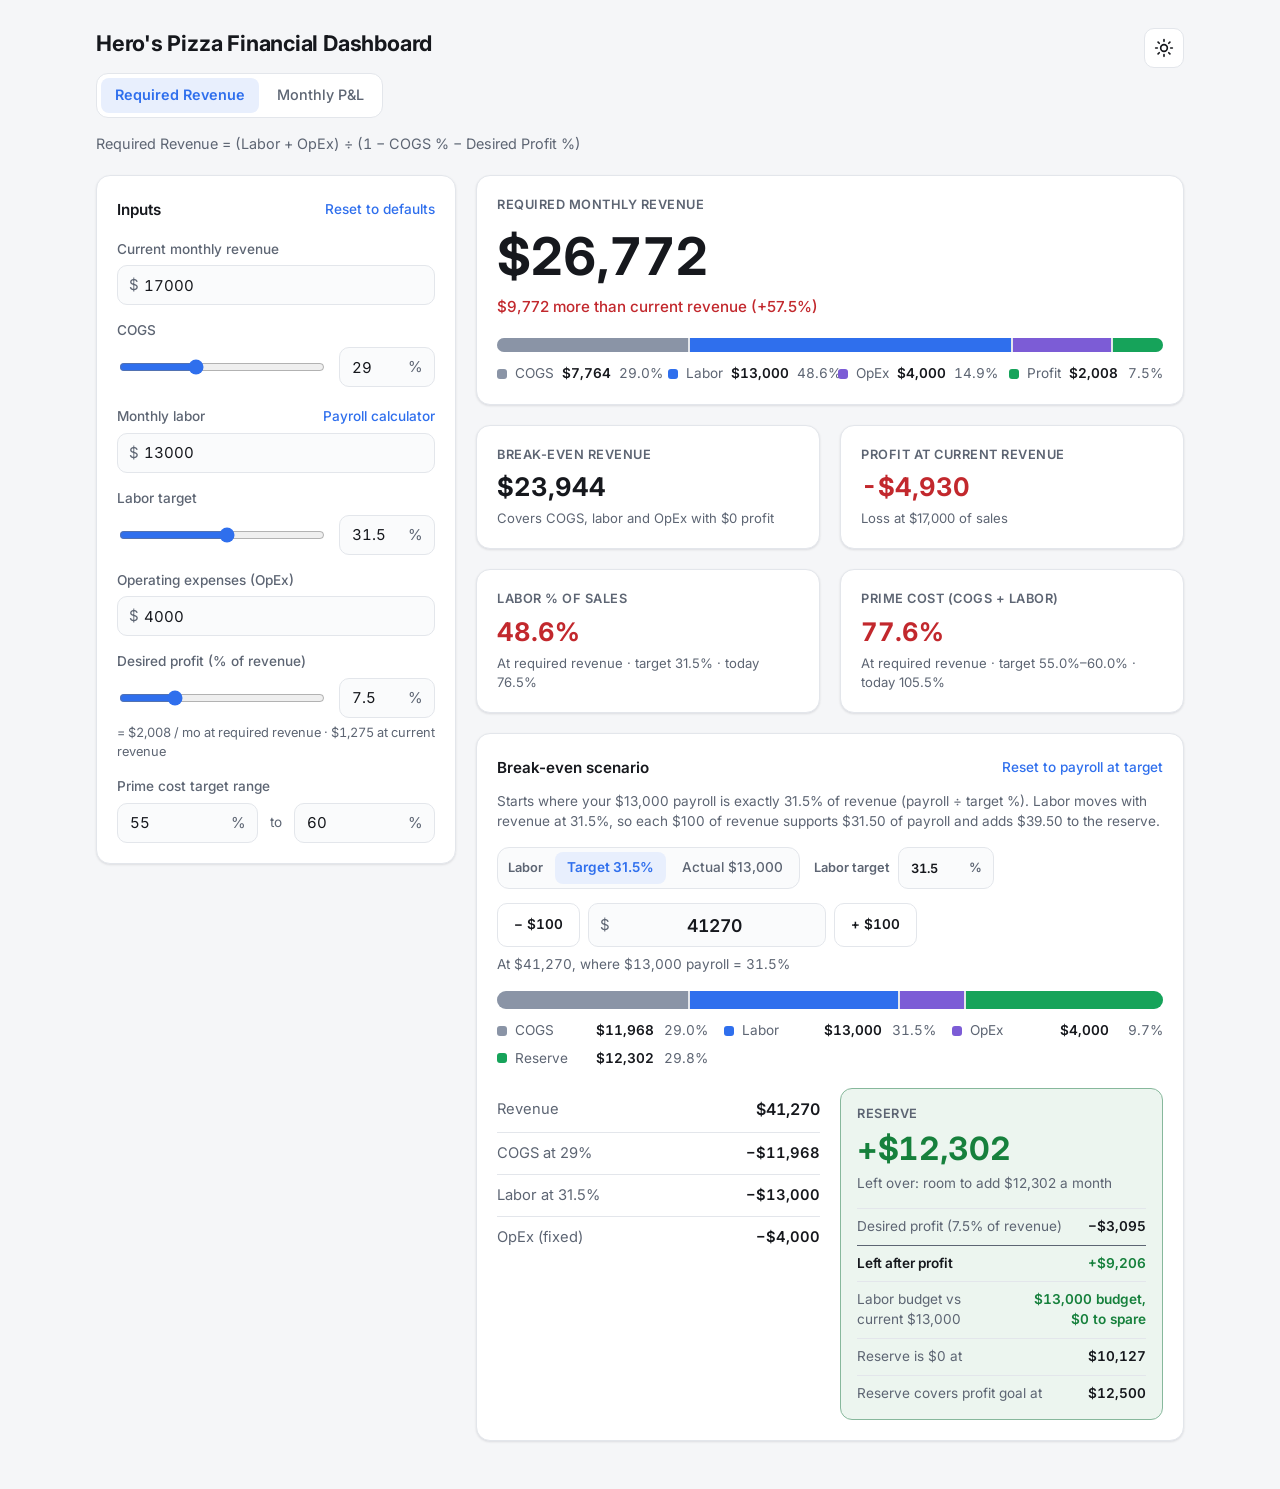
<file: index.html>
<!DOCTYPE html>
<html lang="en">
<head>
  <meta charset="UTF-8" />
  <meta name="viewport" content="width=device-width, initial-scale=1.0" />
  <meta name="description" content="Work out the monthly revenue needed to cover labor, operating expenses, COGS and a profit goal." />
  <title>Hero's Pizza Dashboard</title>
  <link rel="preconnect" href="https://fonts.googleapis.com" />
  <link rel="preconnect" href="https://fonts.gstatic.com" crossorigin />
  <link href="https://fonts.googleapis.com/css2?family=Inter:wght@400;500;600;700&display=swap" rel="stylesheet" />
  <link rel="stylesheet" href="style.css" />
</head>
<body>
  <header class="topbar">
    <div class="brand">
      <h1>Hero's Pizza Financial Dashboard</h1>
      <nav class="tabs" aria-label="Dashboard sections">
        <a href="#revenue" class="tab" data-view="revenue">Required Revenue</a>
        <a href="#pnl" class="tab" data-view="pnl">Monthly P&amp;L</a>
      </nav>
    </div>
    <button class="icon-btn" id="theme-toggle" aria-label="Toggle light/dark theme" title="Toggle theme">
      <svg class="sun" viewBox="0 0 24 24" aria-hidden="true"><circle cx="12" cy="12" r="4" /><path d="M12 2v2M12 20v2M4.9 4.9l1.4 1.4M17.7 17.7l1.4 1.4M2 12h2M20 12h2M4.9 19.1l1.4-1.4M17.7 6.3l1.4-1.4" /></svg>
      <svg class="moon" viewBox="0 0 24 24" aria-hidden="true"><path d="M21 12.8A9 9 0 1 1 11.2 3a7 7 0 0 0 9.8 9.8z" /></svg>
    </button>
  </header>

  <main class="layout view" id="view-revenue" data-view="revenue">
    <p class="formula">Required Revenue = (Labor + OpEx) ÷ (1 − COGS % − Desired Profit %)</p>

    <!-- Inputs -->
    <form class="panel inputs" id="inputs" autocomplete="off" novalidate>
      <div class="panel-head">
        <h2>Inputs</h2>
        <button type="button" class="text-btn" id="reset">Reset to defaults</button>
      </div>

      <div class="field">
        <label for="currentRevenue">Current monthly revenue</label>
        <div class="input-wrap money"><input type="number" id="currentRevenue" name="currentRevenue" min="0" step="100" inputmode="decimal" /></div>
      </div>

      <div class="field">
        <label for="cogsPct">COGS</label>
        <div class="input-row">
          <input type="range" data-for="cogsPct" min="0" max="80" step="0.5" aria-label="COGS slider" />
          <div class="input-wrap pct"><input type="number" id="cogsPct" name="cogsPct" min="0" max="99.9" step="0.5" inputmode="decimal" /></div>
        </div>
      </div>

      <div class="field">
        <div class="label-row">
          <label for="labor">Monthly labor</label>
          <button type="button" class="text-btn" data-payroll="calculator">Payroll calculator</button>
        </div>
        <div class="input-wrap money"><input type="number" id="labor" name="labor" min="0" step="100" inputmode="decimal" /></div>
      </div>

      <div class="field">
        <label for="laborTargetPct">Labor target</label>
        <div class="input-row">
          <input type="range" data-for="laborTargetPct" min="0" max="60" step="0.5" aria-label="Labor target slider" />
          <div class="input-wrap pct"><input type="number" id="laborTargetPct" name="laborTargetPct" min="0" max="100" step="0.5" inputmode="decimal" /></div>
        </div>
      </div>

      <div class="field">
        <label for="opex">Operating expenses (OpEx)</label>
        <div class="input-wrap money"><input type="number" id="opex" name="opex" min="0" step="100" inputmode="decimal" /></div>
      </div>

      <div class="field">
        <label for="desiredProfitPct">Desired profit (% of revenue)</label>
        <div class="input-row">
          <input type="range" data-for="desiredProfitPct" min="0" max="30" step="0.5" aria-label="Desired profit slider" />
          <div class="input-wrap pct"><input type="number" id="desiredProfitPct" name="desiredProfitPct" min="0" max="99" step="0.5" inputmode="decimal" /></div>
        </div>
        <p class="hint" id="profitDollars"></p>
      </div>

      <div class="field">
        <label for="primeLowPct">Prime cost target range</label>
        <div class="input-row pair">
          <div class="input-wrap pct"><input type="number" id="primeLowPct" name="primeLowPct" min="0" max="100" step="0.5" inputmode="decimal" aria-label="Prime cost target low" /></div>
          <span class="dash">to</span>
          <div class="input-wrap pct"><input type="number" id="primeHighPct" name="primeHighPct" min="0" max="100" step="0.5" inputmode="decimal" aria-label="Prime cost target high" /></div>
        </div>
      </div>

      <p class="errors" id="errors" role="alert" hidden></p>
    </form>

    <!-- Results -->
    <section class="results" aria-live="polite">
      <div class="panel hero">
        <p class="eyebrow">Required monthly revenue</p>
        <p class="big" id="requiredRevenue">—</p>
        <p class="sub" id="gapLine">—</p>
        <div class="bar" id="bar" role="img" aria-label="Breakdown of required revenue"></div>
        <ul class="legend" id="legend"></ul>
      </div>

      <div class="grid">
        <div class="panel stat">
          <p class="label">Break-even revenue</p>
          <p class="value" id="breakEvenRevenue">—</p>
          <p class="note">Covers COGS, labor and OpEx with $0 profit</p>
        </div>
        <div class="panel stat">
          <p class="label">Profit at current revenue</p>
          <p class="value" id="currentProfit">—</p>
          <p class="note" id="currentProfitNote">—</p>
        </div>
        <div class="panel stat">
          <p class="label">Labor % of sales</p>
          <p class="value" id="laborPctRequired">—</p>
          <p class="note" id="laborNote">—</p>
        </div>
        <div class="panel stat">
          <p class="label">Prime cost (COGS + labor)</p>
          <p class="value" id="primePctRequired">—</p>
          <p class="note" id="primeNote">—</p>
        </div>
      </div>

      <div class="panel scenario" aria-labelledby="sc-title">
        <div class="panel-head">
          <h2 id="sc-title">Break-even scenario</h2>
          <button type="button" class="text-btn" id="sc-reset">Reset to break-even</button>
        </div>
        <p class="sc-intro" id="sc-intro">Move revenue up or down from break-even. COGS stays at its set percentage and OpEx stays fixed, so the reserve shows what you can add or need to cut.</p>

        <div class="segmented" role="radiogroup" aria-label="Labor in this scenario">
          <span class="segmented-label">Labor</span>
          <button type="button" role="radio" class="seg-opt" data-labor-mode="target" id="sc-mode-target">Target %</button>
          <button type="button" role="radio" class="seg-opt" data-labor-mode="actual" id="sc-mode-actual">Actual $</button>
        </div>
        <label class="sc-target" id="sc-target-field">
          <span>Labor target</span>
          <span class="input-wrap pct"><input type="number" id="sc-target-pct" min="1" max="99" step="0.5" inputmode="decimal" /></span>
        </label>

        <div class="stepper">
          <button type="button" class="btn step" data-step="-100" aria-label="Decrease revenue by $100">− $100</button>
          <div class="input-wrap money"><input type="number" id="sc-revenue" min="0" step="100" inputmode="decimal" aria-label="Scenario revenue" /></div>
          <button type="button" class="btn step" data-step="100" aria-label="Increase revenue by $100">+ $100</button>
        </div>
        <p class="sc-offset" id="sc-offset"></p>

        <div class="sc-bar-wrap">
          <div class="bar sc-bar" id="sc-bar" role="img" aria-label="Scenario revenue split"></div>
          <span class="sc-marker" id="sc-marker" hidden><span>Revenue</span></span>
        </div>
        <ul class="legend sc-legend" id="sc-legend"></ul>

        <div class="sc-grid">
          <table class="paths sc-table">
            <tbody>
              <tr><th scope="row">Revenue</th><td id="sc-rev">—</td></tr>
              <tr><th scope="row" id="sc-cogs-label">COGS</th><td id="sc-cogs">—</td></tr>
              <tr><th scope="row" id="sc-labor-label">Labor</th><td id="sc-labor">—</td></tr>
              <tr><th scope="row">OpEx (fixed)</th><td id="sc-opex">—</td></tr>
            </tbody>
          </table>

          <div class="reserve" id="sc-reserve-box">
            <p class="eyebrow">Reserve</p>
            <p class="reserve-value" id="sc-reserve">—</p>
            <p class="note" id="sc-reserve-note">—</p>
            <dl class="reserve-details">
              <div><dt id="sc-profit-label">Desired profit</dt><dd id="sc-profit">—</dd></div>
              <div class="after-row"><dt>Left after profit</dt><dd id="sc-after">—</dd></div>
              <div><dt id="sc-labor-vs-label">Labor budget vs current labor</dt><dd id="sc-labor-vs">—</dd></div>
              <div><dt>Reserve is $0 at</dt><dd id="sc-zero">—</dd></div>
              <div><dt>Reserve covers profit goal at</dt><dd id="sc-goal">—</dd></div>
            </dl>
          </div>
        </div>
      </div>
    </section>
  </main>

  <!-- ================= Monthly P&L ================= -->
  <main class="layout view" id="view-pnl" data-view="pnl" hidden>
    <div class="pnl-toolbar">
      <div class="month-picker">
        <button type="button" class="icon-btn" id="pnl-prev" aria-label="Previous month">
          <svg viewBox="0 0 24 24" aria-hidden="true"><path d="M15 18l-6-6 6-6" /></svg>
        </button>
        <input type="month" id="pnl-month" aria-label="Month" />
        <button type="button" class="icon-btn" id="pnl-next" aria-label="Next month">
          <svg viewBox="0 0 24 24" aria-hidden="true"><path d="M9 18l6-6-6-6" /></svg>
        </button>
      </div>
      <div class="toolbar-actions">
        <button type="button" class="btn" id="pnl-copy-prev">Copy previous month</button>
        <button type="button" class="btn" id="pnl-to-calc">Send to calculator</button>
        <button type="button" class="btn" id="pnl-export">Export CSV</button>
        <button type="button" class="btn danger" id="pnl-delete">Delete month</button>
      </div>
    </div>

    <section class="panel statement-panel" aria-label="Profit and loss statement">
      <div class="panel-head">
        <h2 id="pnl-title">P&amp;L</h2>
        <span class="status" id="pnl-status"></span>
      </div>
      <table class="statement" id="statement">
        <thead>
          <tr><th scope="col">Line item</th><th scope="col" class="num">Amount</th><th scope="col" class="num">% of sales</th><th scope="col"><span class="sr-only">Remove</span></th></tr>
        </thead>
        <tbody id="statement-body"></tbody>
      </table>
    </section>

    <section class="results pnl-side" aria-live="polite">
      <div class="panel hero">
        <p class="eyebrow">Net profit</p>
        <p class="big" id="pnl-net">—</p>
        <p class="sub" id="pnl-net-line">—</p>
      </div>

      <div class="panel">
        <h2>Compared with targets</h2>
        <table class="paths checks">
          <tbody>
            <tr><th scope="row">Sales vs required revenue</th><td id="chk-sales">—</td></tr>
            <tr><th scope="row">COGS %</th><td id="chk-cogs">—</td></tr>
            <tr><th scope="row">Labor %</th><td id="chk-labor">—</td></tr>
            <tr><th scope="row">Prime cost %</th><td id="chk-prime">—</td></tr>
            <tr><th scope="row">Net profit vs goal</th><td id="chk-profit">—</td></tr>
          </tbody>
        </table>
        <p class="footnote">Targets come from the Required Revenue tab.</p>
      </div>

      <div class="panel">
        <div class="panel-head">
          <h2>Saved months</h2>
          <div class="inline-actions">
            <button type="button" class="text-btn" id="pnl-backup">Back up</button>
            <label class="text-btn file-btn">Restore<input type="file" id="pnl-restore" accept="application/json,.json" hidden /></label>
          </div>
        </div>
        <table class="history-table">
          <thead><tr><th scope="col">Month</th><th scope="col" class="num">Sales</th><th scope="col" class="num">Prime</th><th scope="col" class="num">Net</th></tr></thead>
          <tbody id="pnl-history"></tbody>
        </table>
        <p class="footnote" id="pnl-history-empty">No months saved yet.</p>
        <p class="footnote">Saved in this browser only. Use Back up to keep a copy or move it to another device.</p>
      </div>
    </section>
  </main>

  <!-- ================= Payroll calculator ================= -->
  <dialog class="payroll" id="payroll" aria-labelledby="payroll-title">
    <form method="dialog" id="payroll-form" autocomplete="off">
      <div class="dialog-head">
        <h2 id="payroll-title">Payroll calculator</h2>
        <button type="submit" value="cancel" class="icon-btn" aria-label="Close">
          <svg viewBox="0 0 24 24" aria-hidden="true"><path d="M18 6L6 18M6 6l12 12" /></svg>
        </button>
      </div>

      <section class="payroll-group">
        <div class="group-head">
          <h3>Salaried <span class="count" id="salaried-count"></span></h3>
          <span class="group-total" id="salaried-total"></span>
        </div>
        <table class="payroll-table">
          <thead><tr><th scope="col">Name</th><th scope="col">Annual salary</th><th scope="col" class="num">Monthly</th><th scope="col"><span class="sr-only">Remove</span></th></tr></thead>
          <tbody id="salaried-rows"></tbody>
        </table>
        <button type="button" class="text-btn" data-payroll-add="salaried">+ Add salaried employee</button>
      </section>

      <section class="payroll-group">
        <div class="group-head">
          <h3>Hourly <span class="count" id="hourly-count"></span></h3>
          <span class="group-total" id="hourly-total"></span>
        </div>
        <table class="payroll-table">
          <thead><tr><th scope="col">Name</th><th scope="col">Hourly rate</th><th scope="col">Hours / week</th><th scope="col" class="num">Monthly</th><th scope="col"><span class="sr-only">Remove</span></th></tr></thead>
          <tbody id="hourly-rows"></tbody>
        </table>
        <button type="button" class="text-btn" data-payroll-add="hourly">+ Add hourly employee</button>
        <p class="footnote">Monthly = rate × hours per week × 52 ÷ 12 (about 4.33 weeks).</p>
      </section>

      <div class="payroll-burden">
        <label for="burdenPct">Payroll taxes &amp; benefits</label>
        <div class="input-wrap pct"><input type="number" id="burdenPct" min="0" max="100" step="0.5" inputmode="decimal" placeholder="0" /></div>
        <span class="group-total" id="burden-total"></span>
      </div>

      <div class="payroll-summary">
        <span>Total monthly labor</span>
        <strong id="payroll-total">$0</strong>
      </div>

      <div class="dialog-actions">
        <button type="submit" value="cancel" class="btn">Cancel</button>
        <button type="submit" value="apply" class="btn primary" id="payroll-apply">Apply</button>
      </div>
    </form>
  </dialog>

  <script src="revenue.js"></script>
  <script src="pnl.js"></script>
  <script src="payroll.js"></script>
  <script src="app.js"></script>
  <script src="pnl-app.js"></script>
  <script src="payroll-app.js"></script>
</body>
</html>
</file>
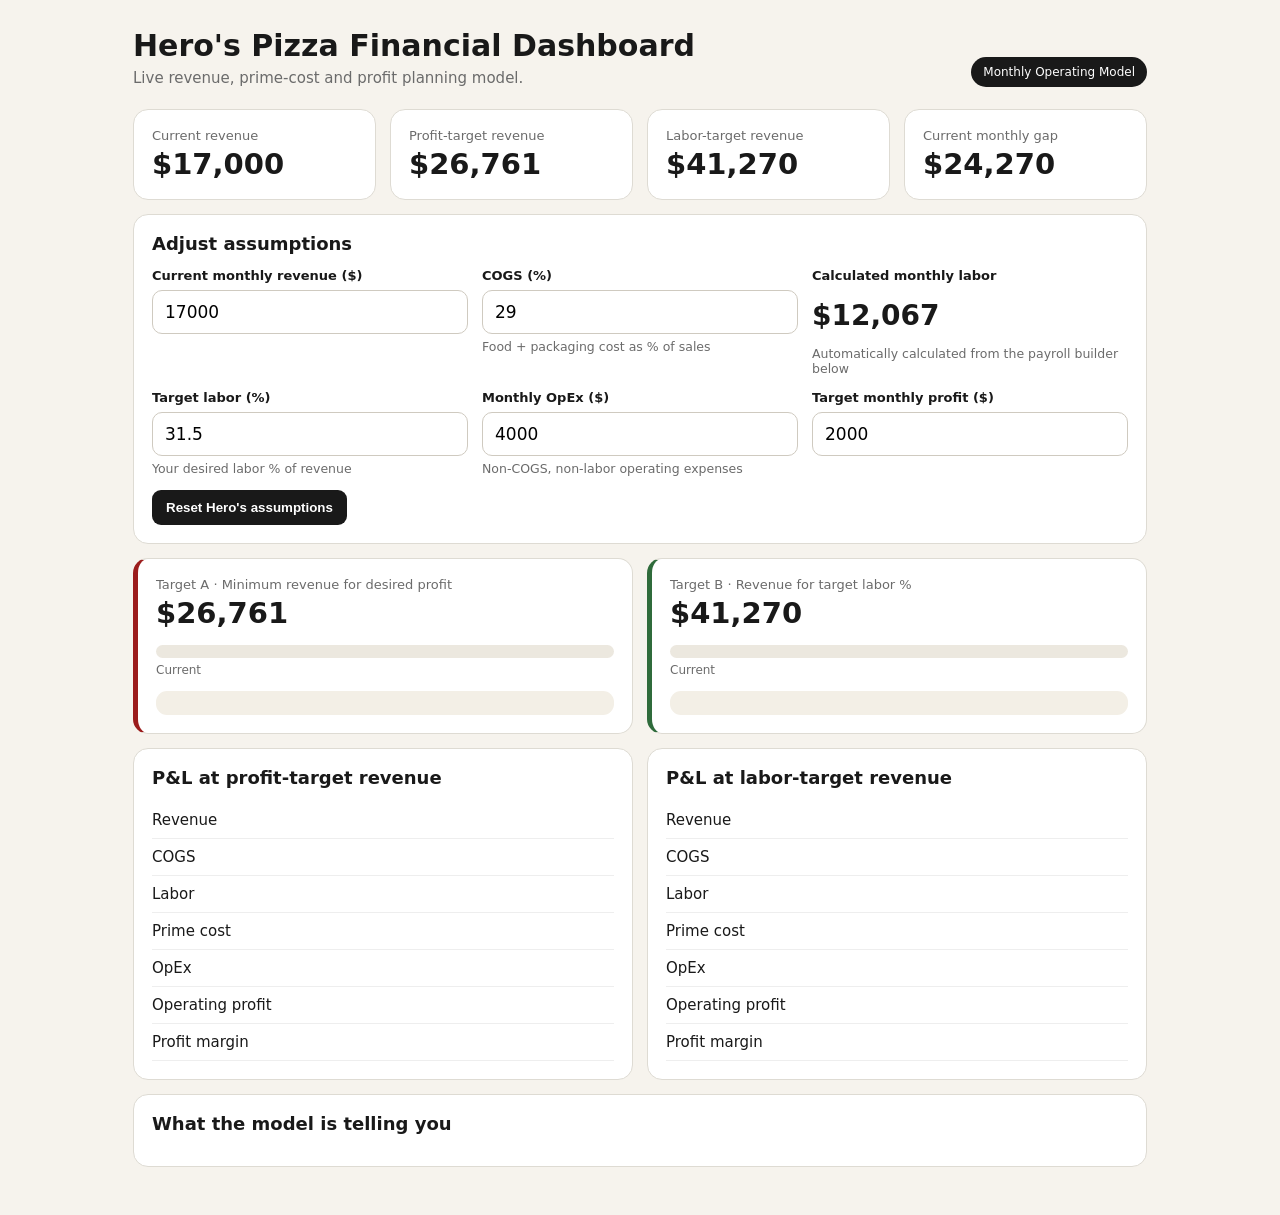
<file: index.html.html>
<!doctype html>
<html lang="en">
<head>
<meta charset="utf-8"><meta name="viewport" content="width=device-width,initial-scale=1">
<title>Hero's Pizza Financial Dashboard</title>
<style>
:root{--bg:#f6f3ed;--card:#fff;--ink:#191919;--muted:#6b6b6b;--line:#dedbd3;--accent:#9b1c1c;--good:#2f6b3b;--warn:#a86412}*{box-sizing:border-box}body{margin:0;background:var(--bg);color:var(--ink);font:15px system-ui,-apple-system,Segoe UI,Roboto,Arial,sans-serif}.wrap{max-width:1050px;margin:auto;padding:28px 18px 48px}header{display:flex;justify-content:space-between;gap:20px;align-items:end;margin-bottom:22px}h1{margin:0;font-size:30px}header p{margin:6px 0 0;color:var(--muted)}.badge{background:var(--ink);color:#fff;padding:8px 12px;border-radius:999px;font-size:12px;white-space:nowrap}.grid{display:grid;gap:14px}.metrics{grid-template-columns:repeat(4,1fr)}.two{grid-template-columns:1fr 1fr}.card{background:var(--card);border:1px solid var(--line);border-radius:15px;padding:18px}.label{color:var(--muted);font-size:13px}.big{font-size:29px;font-weight:750;margin-top:4px}.inputs{display:grid;grid-template-columns:repeat(3,1fr);gap:14px}.field label{display:block;font-size:13px;font-weight:650;margin-bottom:7px}.field input{width:100%;font:inherit;font-size:17px;padding:11px 12px;border:1px solid #cfcac0;border-radius:10px;background:#fff}.field small{display:block;color:var(--muted);margin-top:5px}.section-title{font-size:18px;font-weight:750;margin:0 0 14px}.target{border-left:5px solid var(--accent)}.target.good{border-left-color:var(--good)}table{width:100%;border-collapse:collapse}td{padding:9px 0;border-bottom:1px solid #eee}td:last-child{text-align:right;font-weight:650}.barbox{margin-top:15px}.bar{height:13px;background:#ece8df;border-radius:99px;overflow:hidden}.fill{height:100%;background:var(--accent);width:0}.fill.good{background:var(--good)}.barlabels{display:flex;justify-content:space-between;color:var(--muted);font-size:12px;margin-top:5px}.callout{margin-top:14px;padding:12px 14px;border-radius:11px;background:#f3efe6;line-height:1.45}.goodtxt{color:var(--good)}.warntxt{color:var(--warn)}button{border:0;background:var(--ink);color:#fff;border-radius:9px;padding:10px 14px;cursor:pointer;font-weight:650}@media(max-width:760px){header{align-items:start;flex-direction:column}.metrics,.inputs,.two{grid-template-columns:1fr 1fr}}@media(max-width:500px){.metrics,.inputs,.two{grid-template-columns:1fr}.wrap{padding:18px 12px 35px}.big{font-size:25px}}
</style></head>
<body><main class="wrap">
<header><div><h1>Hero's Pizza Financial Dashboard</h1><p>Live revenue, prime-cost and profit planning model.</p></div><div class="badge">Monthly Operating Model</div></header>
<section class="grid metrics">
<div class="card"><div class="label">Current revenue</div><div class="big" id="mCurrent">$17,000</div></div>
<div class="card"><div class="label">Profit-target revenue</div><div class="big" id="mProfitReq">$26,761</div></div>
<div class="card"><div class="label">Labor-target revenue</div><div class="big" id="mLaborReq">$41,270</div></div>
<div class="card"><div class="label">Current monthly gap</div><div class="big" id="mGap">$24,270</div></div>
</section>
<section class="card" style="margin-top:14px"><h2 class="section-title">Adjust assumptions</h2><div class="inputs">
<div class="field"><label>Current monthly revenue ($)</label><input id="current" type="number" value="17000" min="0" step="500"></div>
<div class="field"><label>COGS (%)</label><input id="cogs" type="number" value="29" min="0" max="90" step="0.5"><small>Food + packaging cost as % of sales</small></div>
<div class="field"><label>Calculated monthly labor</label><div id="laborDisplay" style="font-size:28px;font-weight:800;padding:9px 0">$12,067</div><small>Automatically calculated from the payroll builder below</small><input id="labor" type="hidden" value="12066.67"></div>
<div class="field"><label>Target labor (%)</label><input id="laborPct" type="number" value="31.5" min="1" max="90" step="0.5"><small>Your desired labor % of revenue</small></div>
<div class="field"><label>Monthly OpEx ($)</label><input id="opex" type="number" value="4000" min="0" step="100"><small>Non-COGS, non-labor operating expenses</small></div>
<div class="field"><label>Target monthly profit ($)</label><input id="profit" type="number" value="2000" min="0" step="100"></div>
</div><div style="margin-top:14px"><button id="reset">Reset Hero's assumptions</button></div></section>
<section class="grid two" style="margin-top:14px">
<div class="card target"><div class="label">Target A · Minimum revenue for desired profit</div><div class="big" id="profitReq">$26,761</div><div class="barbox"><div class="bar"><div class="fill" id="profitFill"></div></div><div class="barlabels"><span>Current</span><span id="profitGap"></span></div></div><div class="callout" id="profitNote"></div></div>
<div class="card target good"><div class="label">Target B · Revenue for target labor %</div><div class="big" id="laborReq">$41,270</div><div class="barbox"><div class="bar"><div class="fill good" id="laborFill"></div></div><div class="barlabels"><span>Current</span><span id="laborGap"></span></div></div><div class="callout" id="laborNote"></div></div>
</section>
<section class="grid two" style="margin-top:14px">
<div class="card"><h2 class="section-title">P&amp;L at profit-target revenue</h2><table><tr><td>Revenue</td><td id="pRev"></td></tr><tr><td>COGS</td><td id="pCogs"></td></tr><tr><td>Labor</td><td id="pLabor"></td></tr><tr><td>Prime cost</td><td id="pPrime"></td></tr><tr><td>OpEx</td><td id="pOpex"></td></tr><tr><td>Operating profit</td><td id="pProfit"></td></tr><tr><td>Profit margin</td><td id="pMargin"></td></tr></table></div>
<div class="card"><h2 class="section-title">P&amp;L at labor-target revenue</h2><table><tr><td>Revenue</td><td id="lRev"></td></tr><tr><td>COGS</td><td id="lCogs"></td></tr><tr><td>Labor</td><td id="lLabor"></td></tr><tr><td>Prime cost</td><td id="lPrime"></td></tr><tr><td>OpEx</td><td id="lOpex"></td></tr><tr><td>Operating profit</td><td id="lProfit"></td></tr><tr><td>Profit margin</td><td id="lMargin"></td></tr></table></div>
</section>
<section class="card" style="margin-top:14px"><h2 class="section-title">What the model is telling you</h2><div id="insight" style="line-height:1.55"></div></section>
</main><script>
const ids=['current','cogs','laborPct','opex','profit','sal1','sal2','hr1rate','hr1hrs','hr2rate','hr2hrs','hr3rate','hr3hrs'];const $=id=>document.getElementById(id);const money=n=>'$'+Math.round(n).toLocaleString('en-US');const pct=n=>(Number.isFinite(n)?n:0).toFixed(1)+'%';
function val(id){let n=parseFloat($(id).value);return Number.isFinite(n)&&n>=0?n:0}
function pnl(rev,c,l,o){const cg=rev*c/100, prime=cg+l, pr=rev-cg-l-o;return{rev,cg,l,o,prime,primePct:rev?prime/rev*100:0,pr,margin:rev?pr/rev*100:0}}
function row(prefix,x){$(prefix+'Rev').textContent=money(x.rev);$(prefix+'Cogs').textContent='−'+money(x.cg);$(prefix+'Labor').textContent='−'+money(x.l);$(prefix+'Prime').textContent=money(x.prime)+' ('+pct(x.primePct)+')';$(prefix+'Opex').textContent='−'+money(x.o);$(prefix+'Profit').textContent=money(x.pr);$(prefix+'Margin').textContent=pct(x.margin)}
function update(){const cur=val('current'),c=Math.min(val('cogs'),90),lp=Math.max(val('laborPct'),.1),o=val('opex'),target=val('profit');const annualSalary=val('sal1')+val('sal2');const weeklyHourly=val('hr1rate')*val('hr1hrs')+val('hr2rate')*val('hr2hrs')+val('hr3rate')*val('hr3hrs');const annualPayroll=annualSalary+weeklyHourly*52;const l=annualPayroll/12;$('labor').value=l;$('laborDisplay').textContent=money(l);$('annualPayroll').textContent=money(annualPayroll);$('monthlyPayroll').textContent=money(l);$('weeklyHourly').textContent=money(weeklyHourly);const profitReq=(l+o+target)/(1-c/100);const laborReq=l/(lp/100);const operational=Math.max(profitReq,laborReq);const pp=pnl(profitReq,c,l,o),pl=pnl(laborReq,c,l,o);$('mCurrent').textContent=money(cur);$('mProfitReq').textContent=money(profitReq);$('mLaborReq').textContent=money(laborReq);$('mGap').textContent=money(Math.max(0,operational-cur));$('profitReq').textContent=money(profitReq);$('laborReq').textContent=money(laborReq);$('profitGap').textContent=cur>=profitReq?'Target reached':'Gap '+money(profitReq-cur);$('laborGap').textContent=cur>=laborReq?'Target reached':'Gap '+money(laborReq-cur);$('profitFill').style.width=Math.min(100,profitReq?cur/profitReq*100:100)+'%';$('laborFill').style.width=Math.min(100,laborReq?cur/laborReq*100:100)+'%';$('profitNote').innerHTML='At this sales level, labor would equal <strong>'+pct(profitReq?l/profitReq*100:0)+'</strong> and prime cost would be <strong>'+pct(pp.primePct)+'</strong>.';$('laborNote').innerHTML='At this sales level, labor equals your <strong>'+pct(lp)+'</strong> target. Estimated operating profit is <strong>'+money(pl.pr)+'</strong> ('+pct(pl.margin)+').';row('p',pp);row('l',pl);let msg='Your two constraints produce different revenue targets. ';if(laborReq>profitReq)msg+='The <strong>labor target is the controlling target</strong>: '+money(laborReq)+' per month. Hitting only '+money(profitReq)+' produces the requested profit, but labor remains above '+pct(lp)+'.';else msg+='The <strong>profit target is the controlling target</strong>: '+money(profitReq)+' per month. At that level your labor percentage is already at or below '+pct(lp)+'.';msg+=' Your current '+money(cur)+' revenue is '+pct(operational?cur/operational*100:0)+' of the higher operating target.';$('insight').innerHTML=msg}
ids.forEach(id=>$(id).addEventListener('input',update));$('reset').addEventListener('click',()=>{const d={current:17000,cogs:29,laborPct:31.5,opex:4000,profit:2000,sal1:72000,sal2:52000,hr1rate:10,hr1hrs:40,hr2rate:0,hr2hrs:0,hr3rate:0,hr3hrs:0};Object.entries(d).forEach(([k,v])=>$(k).value=v);update()});update();
</script></body></html>
</file>
<file: style.css>
:root {
  --bg: #f5f6f8;
  --panel: #ffffff;
  --border: #e3e6eb;
  --text: #16181d;
  --muted: #5d6573;
  --accent: #2f6fed;
  --accent-soft: #e8effd;
  --input-bg: #fafbfc;
  --good: #16803c;
  --warn: #b45309;
  --bad: #c2282d;
  --seg-cogs: #8a94a6;
  --seg-labor: #2f6fed;
  --seg-opex: #7c5cd6;
  --seg-profit: #16a35a;
  --shadow: 0 1px 2px rgba(16, 24, 40, 0.05), 0 1px 3px rgba(16, 24, 40, 0.06);
  --radius: 14px;
  color-scheme: light;
}

@media (prefers-color-scheme: dark) {
  :root:not([data-theme="light"]) {
    --bg: #0f1115;
    --panel: #181b21;
    --border: #2a2f38;
    --text: #eceef2;
    --muted: #9aa3b2;
    --accent: #6b9cff;
    --accent-soft: #1d2a45;
    --input-bg: #13161b;
    --good: #4ade80;
    --warn: #fbbf24;
    --bad: #f87171;
    --seg-cogs: #6b7486;
    --seg-labor: #6b9cff;
    --seg-opex: #a78bfa;
    --seg-profit: #34d399;
    --shadow: none;
    color-scheme: dark;
  }
}

:root[data-theme="dark"] {
  --bg: #0f1115;
  --panel: #181b21;
  --border: #2a2f38;
  --text: #eceef2;
  --muted: #9aa3b2;
  --accent: #6b9cff;
  --accent-soft: #1d2a45;
  --input-bg: #13161b;
  --good: #4ade80;
  --warn: #fbbf24;
  --bad: #f87171;
  --seg-cogs: #6b7486;
  --seg-labor: #6b9cff;
  --seg-opex: #a78bfa;
  --seg-profit: #34d399;
  --shadow: none;
  color-scheme: dark;
}

* { box-sizing: border-box; }
[hidden] { display: none !important; }

body {
  margin: 0;
  background: var(--bg);
  color: var(--text);
  font-family: "Inter", system-ui, -apple-system, "Segoe UI", sans-serif;
  font-size: 15px;
  line-height: 1.45;
  -webkit-font-smoothing: antialiased;
}

h1, h2, p { margin: 0; }
h1 { font-size: 1.35rem; font-weight: 700; letter-spacing: -0.01em; }
h2 { font-size: 0.95rem; font-weight: 600; }

/* ---------- top bar ---------- */
.topbar {
  max-width: 1120px;
  margin: 0 auto;
  padding: 28px 16px 20px;
  display: flex;
  align-items: flex-start;
  justify-content: space-between;
  gap: 16px;
}
.formula {
  margin-top: 6px;
  color: var(--muted);
  font-size: 0.9rem;
  font-variant-numeric: tabular-nums;
}

.icon-btn {
  flex: none;
  width: 40px;
  height: 40px;
  border-radius: 10px;
  border: 1px solid var(--border);
  background: var(--panel);
  color: var(--text);
  display: grid;
  place-items: center;
  cursor: pointer;
}
.icon-btn:hover { border-color: var(--accent); }
.icon-btn svg { width: 20px; height: 20px; fill: none; stroke: currentColor; stroke-width: 2; stroke-linecap: round; stroke-linejoin: round; }
.icon-btn .moon { display: none; }
:root[data-theme="dark"] .icon-btn .sun { display: none; }
:root[data-theme="dark"] .icon-btn .moon { display: block; }
@media (prefers-color-scheme: dark) {
  :root:not([data-theme="light"]) .icon-btn .sun { display: none; }
  :root:not([data-theme="light"]) .icon-btn .moon { display: block; }
}

/* ---------- layout ---------- */
.layout {
  max-width: 1120px;
  margin: 0 auto;
  padding: 0 16px 48px;
  display: grid;
  grid-template-columns: minmax(280px, 360px) 1fr;
  gap: 20px;
  align-items: start;
}
@media (max-width: 820px) {
  .layout { grid-template-columns: 1fr; }
}

.panel {
  background: var(--panel);
  border: 1px solid var(--border);
  border-radius: var(--radius);
  box-shadow: var(--shadow);
  padding: 20px;
}
.panel > h2 { margin-bottom: 12px; }

.panel-head {
  display: flex;
  align-items: center;
  justify-content: space-between;
  margin-bottom: 16px;
}
.text-btn {
  border: 0;
  background: none;
  color: var(--accent);
  font: inherit;
  font-size: 0.85rem;
  font-weight: 500;
  cursor: pointer;
  padding: 4px 0;
}
.text-btn:hover { text-decoration: underline; }

/* ---------- inputs ---------- */
.inputs { position: sticky; top: 16px; }
@media (max-width: 820px) { .inputs { position: static; } }

.field + .field { margin-top: 16px; }
.field label {
  display: block;
  font-size: 0.85rem;
  font-weight: 500;
  color: var(--muted);
  margin-bottom: 6px;
}

.input-row { display: flex; align-items: center; gap: 12px; }
.input-row input[type="range"] { flex: 1; min-width: 0; }
.input-row .input-wrap.pct { width: 96px; flex: none; }
.input-row.pair .input-wrap.pct { flex: 1; width: auto; }
.dash { color: var(--muted); font-size: 0.85rem; }

.input-wrap { position: relative; }
.input-wrap input {
  width: 100%;
  height: 40px;
  border: 1px solid var(--border);
  border-radius: 10px;
  background: var(--input-bg);
  color: var(--text);
  font: inherit;
  font-variant-numeric: tabular-nums;
  padding: 0 12px;
}
.input-wrap input:focus {
  outline: none;
  border-color: var(--accent);
  box-shadow: 0 0 0 3px var(--accent-soft);
}
.input-wrap.money input { padding-left: 26px; }
.input-wrap.money::before,
.input-wrap.pct::after {
  position: absolute;
  top: 50%;
  transform: translateY(-50%);
  color: var(--muted);
  pointer-events: none;
}
.input-wrap.money::before { content: "$"; left: 12px; }
.input-wrap.pct::after { content: "%"; right: 12px; }
.input-wrap.pct input { padding-right: 28px; }

/* Hide number spinners for a cleaner look */
.input-wrap input::-webkit-outer-spin-button,
.input-wrap input::-webkit-inner-spin-button { -webkit-appearance: none; margin: 0; }
.input-wrap input[type="number"] { -moz-appearance: textfield; appearance: textfield; }

input[type="range"] { accent-color: var(--accent); height: 20px; }

.errors {
  margin-top: 16px;
  padding: 10px 12px;
  border-radius: 10px;
  background: color-mix(in srgb, var(--bad) 12%, transparent);
  color: var(--bad);
  font-size: 0.85rem;
}

/* ---------- results ---------- */
.results { display: grid; gap: 20px; min-width: 0; }

.eyebrow, .label {
  font-size: 0.8rem;
  font-weight: 600;
  text-transform: uppercase;
  letter-spacing: 0.04em;
  color: var(--muted);
}
.big {
  font-size: clamp(2.25rem, 6vw, 3.25rem);
  font-weight: 700;
  letter-spacing: -0.02em;
  font-variant-numeric: tabular-nums;
  margin: 4px 0 2px;
}
.sub { font-size: 0.95rem; font-weight: 500; }

.good { color: var(--good); }
.warn { color: var(--warn); }
.bad  { color: var(--bad); }

.bar {
  display: flex;
  height: 14px;
  border-radius: 999px;
  overflow: hidden;
  margin: 20px 0 12px;
  background: var(--border);
  gap: 2px;
}
.seg { display: block; min-width: 2px; }
.seg-cogs   { background: var(--seg-cogs); }
.seg-labor  { background: var(--seg-labor); }
.seg-opex   { background: var(--seg-opex); }
.seg-profit { background: var(--seg-profit); }

.legend {
  list-style: none;
  margin: 0;
  padding: 0;
  display: grid;
  grid-template-columns: repeat(auto-fit, minmax(150px, 1fr));
  gap: 8px 16px;
  font-size: 0.85rem;
  color: var(--muted);
}
.legend li { display: flex; align-items: center; gap: 8px; }
.legend b { color: var(--text); font-weight: 600; margin-left: auto; font-variant-numeric: tabular-nums; }
.legend em { font-style: normal; width: 46px; text-align: right; font-variant-numeric: tabular-nums; }
.swatch { width: 10px; height: 10px; border-radius: 3px; flex: none; }

.grid {
  display: grid;
  grid-template-columns: repeat(2, minmax(0, 1fr));
  gap: 20px;
}
@media (max-width: 520px) { .grid { grid-template-columns: 1fr; } }

.stat .value {
  font-size: 1.6rem;
  font-weight: 700;
  font-variant-numeric: tabular-nums;
  margin: 4px 0 4px;
}
.stat .note { color: var(--muted); font-size: 0.82rem; }

.paths { width: 100%; border-collapse: collapse; font-size: 0.92rem; }
.paths th, .paths td { padding: 10px 0; border-top: 1px solid var(--border); }
.paths tr:first-child th, .paths tr:first-child td { border-top: 0; }
.paths th { text-align: left; font-weight: 400; color: var(--muted); padding-right: 16px; }
.paths td { text-align: right; font-weight: 600; font-variant-numeric: tabular-nums; white-space: nowrap; }

.footnote { margin-top: 12px; color: var(--muted); font-size: 0.8rem; }

/* =====================================================================
   Dashboard chrome: tabs, buttons, shared bits
   ===================================================================== */
.sr-only {
  position: absolute; width: 1px; height: 1px; padding: 0; margin: -1px;
  overflow: hidden; clip: rect(0 0 0 0); white-space: nowrap; border: 0;
}

.brand { min-width: 0; }
.tabs {
  display: flex;
  gap: 4px;
  margin-top: 14px;
  padding: 4px;
  background: var(--panel);
  border: 1px solid var(--border);
  border-radius: 12px;
  width: fit-content;
  max-width: 100%;
  overflow-x: auto;
}
.tab {
  padding: 7px 14px;
  border-radius: 8px;
  color: var(--muted);
  text-decoration: none;
  font-size: 0.9rem;
  font-weight: 500;
  white-space: nowrap;
}
.tab:hover { color: var(--text); }
.tab[aria-current="page"] { background: var(--accent-soft); color: var(--accent); font-weight: 600; }

.layout > .formula { grid-column: 1 / -1; margin: -4px 0 0; }

.btn {
  height: 36px;
  padding: 0 14px;
  border-radius: 10px;
  border: 1px solid var(--border);
  background: var(--panel);
  color: var(--text);
  font: inherit;
  font-size: 0.85rem;
  font-weight: 500;
  cursor: pointer;
  white-space: nowrap;
}
.btn:hover:not(:disabled) { border-color: var(--accent); color: var(--accent); }
.btn:disabled { opacity: 0.45; cursor: default; }
.btn.primary { background: var(--accent); border-color: var(--accent); color: #fff; }
.btn.primary:hover:not(:disabled) { color: #fff; filter: brightness(1.08); }
.btn.danger:hover:not(:disabled) { border-color: var(--bad); color: var(--bad); }
.text-btn:disabled { opacity: 0.45; cursor: default; text-decoration: none; }

.label-row { display: flex; align-items: baseline; justify-content: space-between; gap: 8px; }
.label-row label { margin-bottom: 6px; }

.remove-btn {
  width: 28px; height: 28px;
  border: 0; border-radius: 8px;
  background: none;
  color: var(--muted);
  font-size: 1.15rem;
  line-height: 1;
  cursor: pointer;
}
.remove-btn:hover { background: color-mix(in srgb, var(--bad) 12%, transparent); color: var(--bad); }

.icon-btn:disabled { opacity: 0.45; cursor: default; }
.num { text-align: right; }

/* =====================================================================
   Break-even scenario
   ===================================================================== */
.hint { margin: 6px 0 0; color: var(--muted); font-size: 0.8rem; font-variant-numeric: tabular-nums; }
.reserve-details .after-row { border-top: 1px solid var(--muted); }
.reserve-details .after-row dt { color: var(--text); font-weight: 600; }

.sc-intro { color: var(--muted); font-size: 0.85rem; margin: -6px 0 16px; }

.segmented {
  display: inline-flex;
  align-items: center;
  gap: 4px;
  padding: 4px;
  margin-bottom: 14px;
  border: 1px solid var(--border);
  border-radius: 12px;
  background: var(--input-bg);
  max-width: 100%;
}
.segmented-label { padding: 0 8px 0 6px; font-size: 0.8rem; font-weight: 600; color: var(--muted); }
.seg-opt {
  height: 32px;
  padding: 0 12px;
  border: 0;
  border-radius: 8px;
  background: none;
  color: var(--muted);
  font: inherit;
  font-size: 0.85rem;
  font-weight: 500;
  white-space: nowrap;
  cursor: pointer;
}
.seg-opt:hover { color: var(--text); }
.seg-opt[aria-checked="true"] { background: var(--accent-soft); color: var(--accent); font-weight: 600; }

.sc-target {
  display: inline-flex;
  align-items: center;
  gap: 8px;
  margin: 0 0 14px 10px;
  font-size: 0.8rem;
  font-weight: 600;
  color: var(--muted);
  vertical-align: top;
}
.sc-target .input-wrap { width: 96px; }
.sc-target .input-wrap input { height: 42px; }
@media (max-width: 520px) { .sc-target { margin-left: 0; } }

.stepper { display: grid; grid-template-columns: auto minmax(0, 1fr) auto; gap: 8px; max-width: 420px; }
.stepper .btn.step { height: 44px; padding: 0 16px; font-weight: 600; font-variant-numeric: tabular-nums; user-select: none; touch-action: manipulation; }
.stepper .input-wrap input { height: 44px; text-align: center; font-size: 1.1rem; font-weight: 600; }
.sc-offset { margin: 8px 0 16px; color: var(--muted); font-size: 0.85rem; font-variant-numeric: tabular-nums; }

.sc-bar-wrap { position: relative; margin: 0 0 12px; }
.sc-bar-wrap .bar { margin: 0; height: 18px; }
.seg-reserve { background: var(--seg-profit); }
.seg-shortfall {
  background: repeating-linear-gradient(135deg, var(--bad) 0 6px, color-mix(in srgb, var(--bad) 45%, transparent) 6px 12px);
}
.sc-marker {
  position: absolute;
  top: -4px;
  bottom: -4px;
  width: 2px;
  margin-left: -1px;
  background: var(--text);
  border-radius: 1px;
}
.sc-marker span {
  position: absolute;
  bottom: calc(100% + 2px);
  left: 50%;
  transform: translateX(-50%);
  font-size: 0.7rem;
  font-weight: 600;
  color: var(--muted);
  white-space: nowrap;
}
.sc-legend { margin-bottom: 20px; grid-template-columns: repeat(auto-fit, minmax(170px, 1fr)); }

.sc-grid { display: grid; grid-template-columns: minmax(0, 1fr) minmax(0, 1fr); gap: 20px; align-items: start; }
@media (max-width: 640px) { .sc-grid { grid-template-columns: 1fr; } }

.sc-table tr:first-child td { font-size: 1rem; }

.reserve {
  border-radius: 12px;
  padding: 16px;
  border: 1px solid var(--border);
  background: var(--input-bg);
}
.reserve[data-tone="good"] { border-color: color-mix(in srgb, var(--good) 45%, var(--border)); background: color-mix(in srgb, var(--good) 8%, var(--panel)); }
.reserve[data-tone="bad"]  { border-color: color-mix(in srgb, var(--bad) 45%, var(--border));  background: color-mix(in srgb, var(--bad) 8%, var(--panel)); }
.reserve-value { font-size: 2rem; font-weight: 700; letter-spacing: -0.01em; font-variant-numeric: tabular-nums; margin: 2px 0; }
.reserve .note { color: var(--muted); font-size: 0.85rem; }

.reserve-details { margin: 14px 0 0; display: grid; gap: 8px; font-size: 0.85rem; }
.reserve-details div { display: flex; justify-content: space-between; gap: 12px; padding-top: 8px; border-top: 1px solid var(--border); }
.reserve-details dt { color: var(--muted); }
.reserve-details dd { margin: 0; font-weight: 600; text-align: right; font-variant-numeric: tabular-nums; }

/* =====================================================================
   Monthly P&L
   ===================================================================== */
#view-pnl { grid-template-columns: minmax(0, 1fr) minmax(280px, 360px); }
@media (max-width: 900px) { #view-pnl { grid-template-columns: 1fr; } }

.pnl-toolbar {
  grid-column: 1 / -1;
  display: flex;
  flex-wrap: wrap;
  align-items: center;
  justify-content: space-between;
  gap: 12px;
}
.month-picker { display: flex; align-items: center; gap: 8px; }
.month-picker input {
  height: 40px;
  padding: 0 12px;
  border: 1px solid var(--border);
  border-radius: 10px;
  background: var(--panel);
  color: var(--text);
  font: inherit;
  font-weight: 600;
}
.toolbar-actions { display: flex; flex-wrap: wrap; gap: 8px; }

.status { font-size: 0.8rem; color: var(--muted); }

.statement { width: 100%; border-collapse: collapse; font-size: 0.92rem; }
.statement thead th {
  font-size: 0.75rem;
  font-weight: 600;
  text-transform: uppercase;
  letter-spacing: 0.04em;
  color: var(--muted);
  text-align: left;
  padding: 0 0 8px;
  border-bottom: 1px solid var(--border);
}
.statement thead th.num { text-align: right; }
.statement th:nth-child(2), .statement td:nth-child(2) { width: 170px; }
.statement th:nth-child(3), .statement td:nth-child(3) { width: 90px; }
.statement th:nth-child(4), .statement td:nth-child(4) { width: 36px; text-align: right; }

.statement td, .statement tbody th { padding: 4px 0; vertical-align: middle; }
.statement td + td { padding-left: 10px; }

.statement .section-head th {
  padding: 18px 0 6px;
  font-size: 0.8rem;
  font-weight: 700;
  text-transform: uppercase;
  letter-spacing: 0.04em;
  text-align: left;
}

.line-name {
  width: 100%;
  height: 34px;
  padding: 0 8px;
  margin-left: -8px;
  border: 1px solid transparent;
  border-radius: 8px;
  background: none;
  color: var(--text);
  font: inherit;
}
.line-name:hover { border-color: var(--border); }
.line-name:focus { outline: none; border-color: var(--accent); background: var(--input-bg); box-shadow: 0 0 0 3px var(--accent-soft); }
.statement .input-wrap input { height: 34px; text-align: right; }
.pct { color: var(--muted); font-variant-numeric: tabular-nums; }

.statement .add-row td { padding: 2px 0 6px; }
.add-row .text-btn + .text-btn { margin-left: 16px; }

.statement .key-row th,
.statement .key-row td { padding: 8px 0; border-top: 1px solid var(--border); font-weight: 600; font-variant-numeric: tabular-nums; }
.statement .key-row th { text-align: left; }
.statement .key-row td + td { padding-left: 10px; }
.statement .key-row.emphasis th, .statement .key-row.emphasis td { background: var(--accent-soft); }
.statement .key-row.emphasis th { padding-left: 10px; border-radius: 8px 0 0 8px; }
.statement .key-row.emphasis td:last-child { border-radius: 0 8px 8px 0; }
.statement .key-row.net th, .statement .key-row.net td { border-top: 2px solid var(--text); font-size: 1.05rem; padding-top: 12px; }

.checks td { white-space: normal; }

.inline-actions { display: flex; gap: 14px; }
.file-btn { cursor: pointer; }

.history-table { width: 100%; border-collapse: collapse; font-size: 0.88rem; }
.history-table th {
  font-size: 0.75rem; font-weight: 600; text-transform: uppercase; letter-spacing: 0.04em;
  color: var(--muted); text-align: left; padding-bottom: 6px;
}
.history-table th.num { text-align: right; }
.history-table td { padding: 7px 0; border-top: 1px solid var(--border); font-variant-numeric: tabular-nums; }
.history-table td + td, .history-table th + th { padding-left: 10px; }
.history-table tr[aria-current] td { font-weight: 600; }
.link-btn { border: 0; background: none; padding: 0; color: var(--accent); font: inherit; cursor: pointer; }
.link-btn:hover { text-decoration: underline; }

@media (max-width: 560px) {
  .statement th:nth-child(2), .statement td:nth-child(2) { width: 118px; }
  .statement th:nth-child(3), .statement td:nth-child(3) { width: 58px; font-size: 0.8rem; }
  .toolbar-actions { width: 100%; }
  .toolbar-actions .btn { flex: 1 1 calc(50% - 8px); }
}

/* =====================================================================
   Payroll dialog
   ===================================================================== */
dialog.payroll {
  width: min(720px, calc(100vw - 32px));
  max-height: calc(100vh - 32px);
  padding: 0;
  border: 1px solid var(--border);
  border-radius: var(--radius);
  background: var(--panel);
  color: var(--text);
  box-shadow: 0 20px 50px rgba(0, 0, 0, 0.25);
}
dialog.payroll::backdrop { background: rgba(10, 12, 16, 0.5); }
dialog.payroll form { padding: 20px; }

.dialog-head { display: flex; align-items: center; justify-content: space-between; margin-bottom: 8px; }
.dialog-head h2 { font-size: 1.1rem; }
.dialog-head .icon-btn { width: 34px; height: 34px; }

.payroll-group { padding: 14px 0; border-bottom: 1px solid var(--border); }
.group-head { display: flex; align-items: baseline; justify-content: space-between; gap: 12px; margin-bottom: 8px; }
.group-head h3 { margin: 0; font-size: 0.95rem; }
.count { color: var(--muted); font-weight: 400; font-size: 0.82rem; margin-left: 4px; }
.group-total { color: var(--muted); font-size: 0.85rem; font-variant-numeric: tabular-nums; }

.payroll-table { width: 100%; border-collapse: collapse; font-size: 0.9rem; margin-bottom: 4px; }
.payroll-table th {
  font-size: 0.72rem; font-weight: 600; text-transform: uppercase; letter-spacing: 0.04em;
  color: var(--muted); text-align: left; padding-bottom: 4px;
}
.payroll-table th.num { text-align: right; }
.payroll-table td { padding: 3px 0; }
.payroll-table td + td, .payroll-table th + th { padding-left: 8px; }
.payroll-table td:last-child { width: 32px; text-align: right; }
.payroll-table .line-name { margin-left: 0; border-color: var(--border); background: var(--input-bg); height: 36px; }
.payroll-table .input-wrap input { height: 36px; }
.payroll-table .monthly { font-weight: 600; font-variant-numeric: tabular-nums; white-space: nowrap; width: 90px; }
.input-wrap.hrs::after {
  content: "hrs"; position: absolute; right: 10px; top: 50%; transform: translateY(-50%);
  color: var(--muted); font-size: 0.8rem; pointer-events: none;
}
.input-wrap.hrs input { padding-right: 36px; }

.payroll-burden {
  display: grid;
  grid-template-columns: 1fr 110px 90px;
  align-items: center;
  gap: 8px;
  padding: 14px 40px 14px 0;
  border-bottom: 1px solid var(--border);
}
.payroll-burden label { font-size: 0.9rem; font-weight: 500; }
.payroll-burden .group-total { text-align: right; font-weight: 600; color: var(--text); }

.payroll-summary {
  display: flex; align-items: baseline; justify-content: space-between;
  padding: 16px 40px 4px 0;
  font-weight: 600;
}
.payroll-summary strong { font-size: 1.5rem; font-variant-numeric: tabular-nums; }

.dialog-actions { display: flex; justify-content: flex-end; gap: 8px; margin-top: 16px; }

@media (max-width: 560px) {
  .payroll-table thead { display: none; }
  .payroll-table tr {
    display: grid; grid-template-columns: 1fr 1fr 32px; gap: 6px;
    padding: 8px 0; border-top: 1px solid var(--border);
  }
  #hourly-rows tr { grid-template-columns: 1fr 1fr 32px; }
  .payroll-table td { padding: 0; }
  .payroll-table td + td { padding-left: 0; }
  .payroll-table td:first-child { grid-column: 1 / -1; }
  .payroll-table .monthly { text-align: left; align-self: center; width: auto; }
  #hourly-rows .monthly { grid-column: 1 / 3; }
  .payroll-burden { grid-template-columns: 1fr 100px; padding-right: 0; }
  .payroll-burden .group-total { grid-column: 1 / -1; }
  .payroll-summary { padding-right: 0; }
}
</file>
